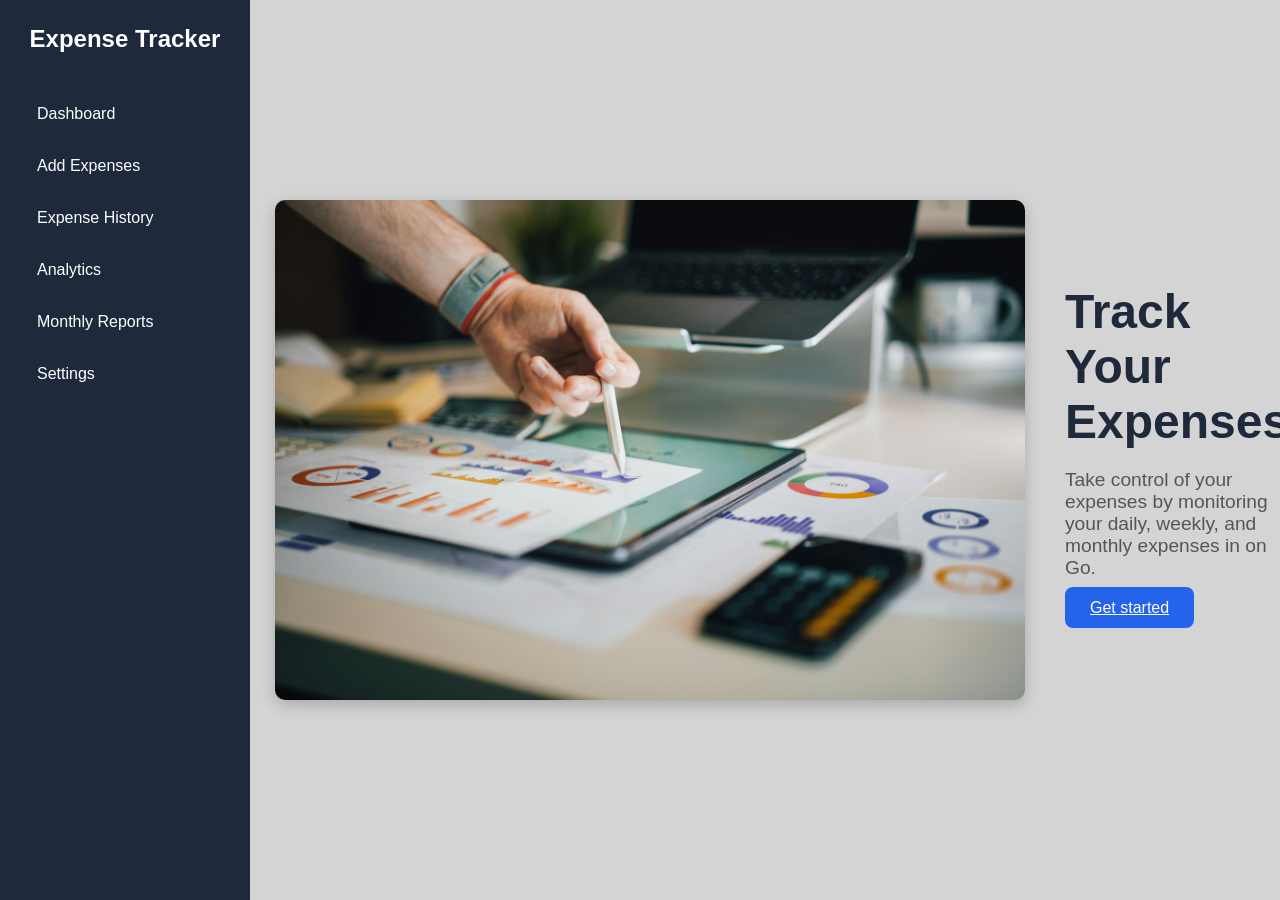
<file: html/index.html>
<!doctype html>
<html lang="en">
  <head>
    <meta charset="UTF-8" />
    <meta name="viewport" content="width=device-width, initial-scale=1.0" />
    <meta name="description" content="Beautiful people" />
    <title>Expense Tracker</title>
    <link rel="stylesheet" href="../css/front.css" />
  </head>
  <body>
    <div class="container">
      <div id="sidebar-container"></div>
      <!--Main Content-->
      <div class="main-content landing-page">
        <div class="show-section">
          <img src="../images/image1.jpg" alt="Expense Tracking Image" />

          <div class="text-display">
            <h1>Track Your Expenses</h1>

            <p>
              Take control of your expenses by monitoring your daily, weekly,
              and monthly expenses in on Go.
            </p>
            <a href="/html/Add-expense.html" class="btn"> Get started </a>
          </div>
        </div>
      </div>
    </div>
    <script src="../js/sidebar.js"></script>
  </body>
</html>
</file>
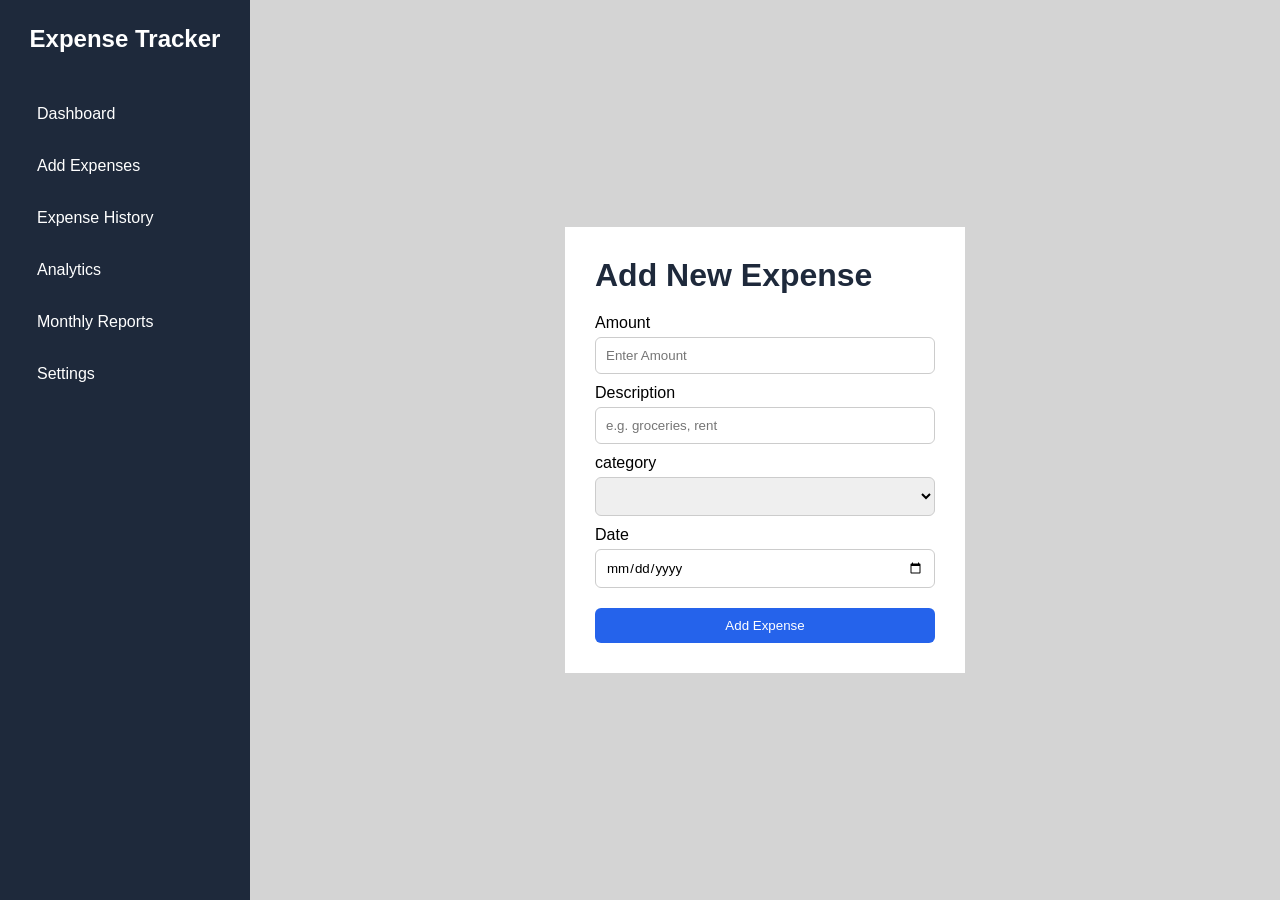
<file: html/add-expense.html>
<!doctype html>
<html lang="en">
  <head>
    <meta charset="UTF-8" />
    <meta name="viewport" content="width=device-width, initial-scale=1.0" />
    <title>Add Expenses</title>
    <link rel="stylesheet" href="../css/front.css" />
    <link rel="stylesheet" href="../css/addex.css" />
  </head>
  <body>
    <div class="container">
      <!-- <Sidebar-->
      <div id="sidebar-container"></div>

      <!--main content-->
      <div class="main-content add-expense">
        <div class="form-box">
          <h1>Add New Expense</h1>

          <form id="expense-form">
            <label for="amount">Amount</label>
            <input
              type="number"
              id="amount"
              placeholder="Enter Amount"
              required
            />

            <label for="description">Description</label>
            <input
              type="text"
              id="description"
              placeholder="e.g. groceries, rent"
              required
            />

            <label for="category">category</label>
            <select id="category" name="category" required>
              <option value=""></option>
              <option value="food">Food</option>
              <option value="transport">Transport</option>
              <option value="rent">Rent</option>
              <option value="utilities">Utilities</option>
              <option value="entertainment">Entertainment</option>
              <option value="shopping">Shopping</option>
              <option value="others">Others</option>
            </select>

            <label for="date">Date</label>
            <input type="date" id="date" name="date" required />

            <!--Button-->
            <button type="submit">Add Expense</button>
          </form>
        </div>
      </div>
    </div>
    <script src="../js/sidebar.js"></script>
    <script src="../js/add-expense.js"></script>
  </body>
</html>
</file>
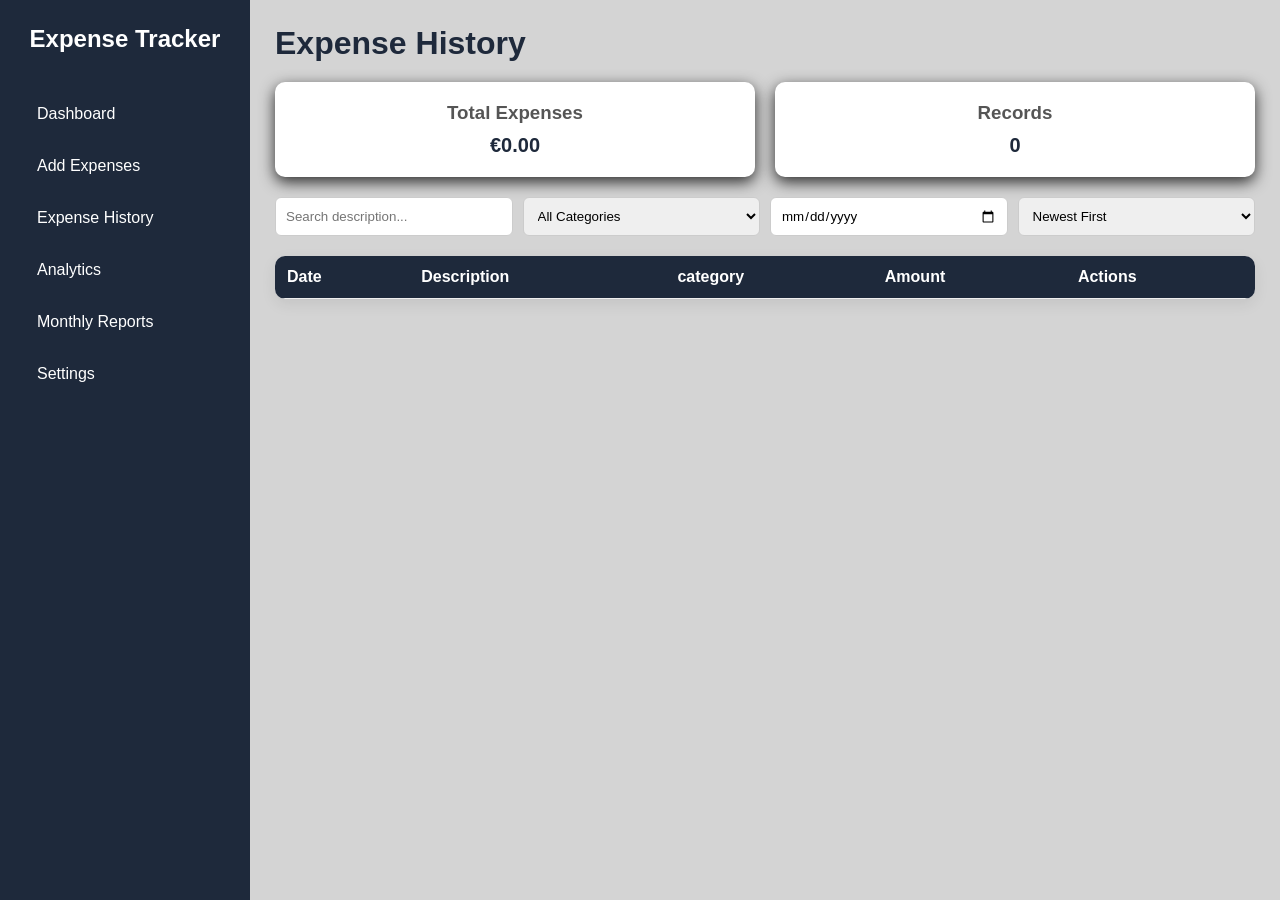
<file: html/expensehistory.html>
<!doctype html>
<html lang="en">
  <head>
    <meta charset="UTF-8" />
    <meta name="viewport" content="width=device-width, initial-scale=1.0" />
    <title>Expense History</title>
    <link rel="stylesheet" href="../css/front.css" />
    <link rel="stylesheet" href="../css/exphist.css" />
  </head>
  <body>
    <div class="container">
      <!--sidebar-->
      <div id="sidebar-container"></div>

      <!--main content-->
      <div class="main-content">
        <div class="history-container">
          <h1>Expense History</h1>

          <!--summary-->
          <div class="summary">
            <div class="summary-card">
              <h3>Total Expenses</h3>
              <p id="total-expenses">2,450.00</p>
            </div>

            <div class="summary-card">
              <h3>Records</h3>
              <p id="total-records">35</p>
            </div>
          </div>

          <!--Search & Filter-->
          <div class="filter-sec">
            <input
              type="text"
              id="search"
              placeholder="Search description..."
            />
            <select name="Search-filter" id="category-filter">
              <option value="">All Categories</option>
              <option value="food">Food</option>
              <option value="transport">Transport</option>
              <option value="rent">Rent</option>
              <option value="utilities">Utilities</option>
              <option value="entertainment">Entertainment</option>
              <option value="shopping">Shopping</option>
              <option value="others">Others</option>
            </select>

            <input type="date" id="date-filter" />
            <select id="sort">
              <option value="newest">Newest First</option>
              <option value="oldest">Oldest First</option>
              <option value="highest">Highest Amount</option>
              <option value="lowest">Lowest Amount</option>
            </select>
          </div>

          <!--Expense Table-->
          <table class="expense-table">
            <thead>
              <tr>
                <th>Date</th>
                <th>Description</th>
                <th>category</th>
                <th>Amount</th>
                <th>Actions</th>
              </tr>
            </thead>

            <tbody id="expense-list">
              <tr>
                <td>2020-06-25</td>
                <td>Groceries</td>
                <td>Food</td>
                <td>45.20</td>

                <td>
                  <button class="edit-btn">Edit</button>
                  <button class="delete-btn">Delete</button>
                </td>
              </tr>

              <tr>
                <td>2020-06-25</td>
                <td>Groceries</td>
                <td>Food</td>
                <td>45.20</td>

                <td>
                  <button class="edit-btn">Edit</button>
                  <button class="delete-btn">Delete</button>
                </td>
              </tr>
            </tbody>
          </table>
          <div id="edit-modal" class="modal">
            <div class="modal-content">
              <h2>Edit Expense</h2>
              <input type="hidden" id="edit-id" />
              <div>
                <label for="edit-amount">Amount</label>
                <input type="number" id="edit-amount" />
              </div>
              <div>
                <label for="edit-description">Description</label>
                <input type="text" id="edit-description" />
              </div>

              <label for="edit-category">Category</label>
              <select id="edit-category">
                <option value="food">Food</option>
                <option value="transport">Transport</option>
                <option value="rent">Rent</option>
                <option value="utilities">Utilities</option>
                <option value="entertainment">Entertainment</option>
                <option value="shopping">Shopping</option>
                <option value="others">Others</option>
              </select>

              <label for="edit-date">Date</label>
              <input type="date" id="edit-date" />

              <div class="modal-buttons">
                <button id="save-edit-btn">Save</button>
              </div>

              <div class="modal-buttons">
                <button id="close-modal-btn">Cancel</button>
              </div>
            </div>
          </div>
        </div>
      </div>
    </div>
    <script src="../js/expensehist.js"></script>
    <script src="../js/sidebar.js"></script>
  </body>
</html>
</file>
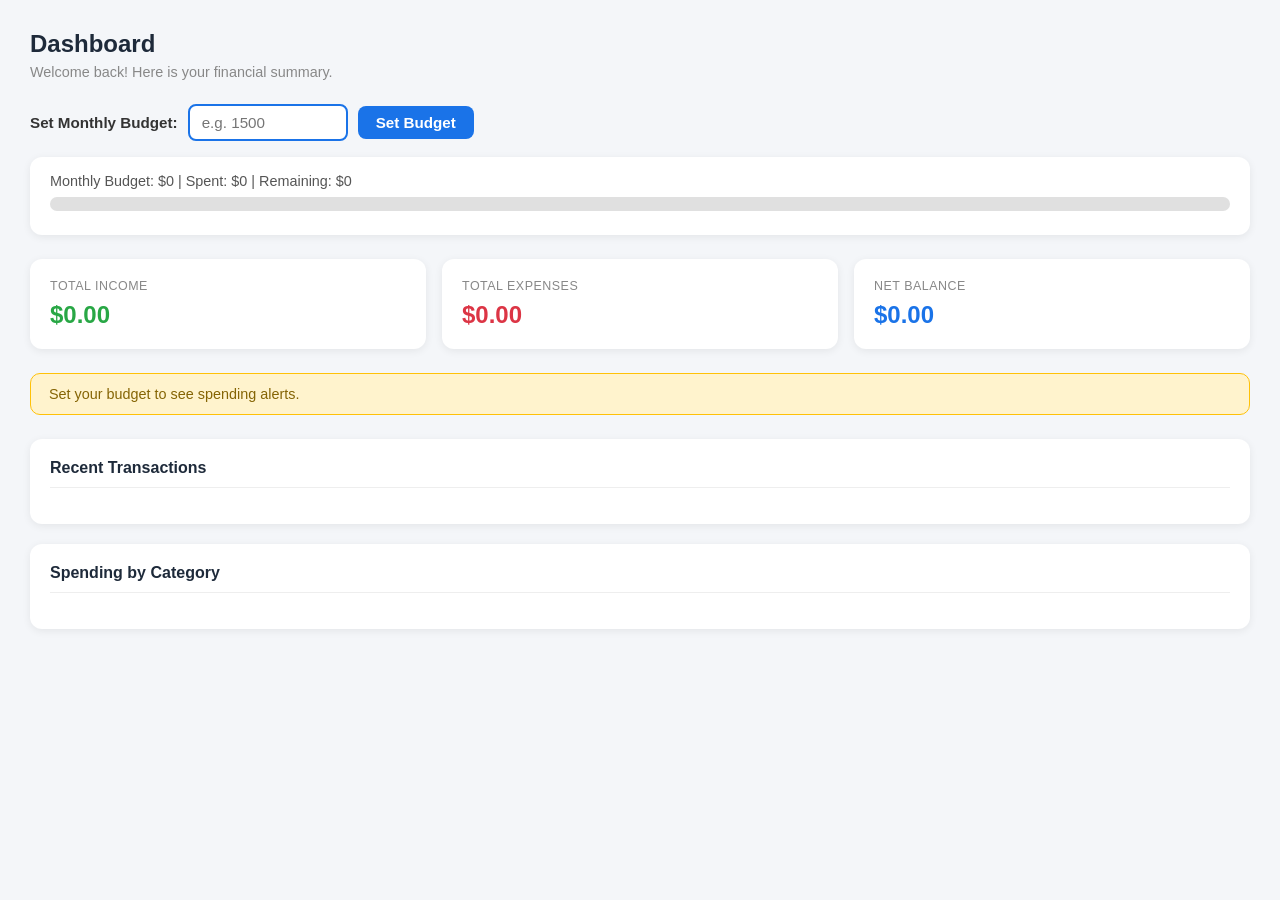
<file: html/full-dashboard.html>
<!doctype html>
<html lang="en">
  <head>
    <meta charset="UTF-8" />
    <meta name="viewport" content="width=device-width, initial-scale=1.0" />
    <title>Add Expenses</title>
    <link rel="stylesheet" href="../css/front.css" />
    <link rel="stylesheet" href="../css/dashboard.css" />
  </head>
  <body>
    <div id="mainContent">
      <h1>Dashboard</h1>
      <p>Welcome back! Here is your financial summary.</p>

      <!-- BUDGET SETTING -->
      <div id="budgetSection">
        <label for="budgetInput">Set Monthly Budget:</label>
        <input type="number" id="budgetInput" placeholder="e.g. 1500" />
        <button id="setBudgetBtn">Set Budget</button>
      </div>

      <!-- BUDGET PROGRESS -->
      <div id="budgetProgressSection">
        <p id="budgetLabel">Monthly Budget: $0 | Spent: $0 | Remaining: $0</p>
        <div id="budgetBar">
          <div id="budgetBarFill"></div>
        </div>
        <p id="budgetWarningMessage"></p>
      </div>

      <!-- SUMMARY CARDS -->
      <div id="summaryCards">
        <div id="cardIncome">
          <p>Total Income</p>
          <h2 id="totalIncome">$0.00</h2>
        </div>

        <div id="cardExpenses">
          <p>Total Expenses</p>
          <h2 id="totalExpenses">$0.00</h2>
        </div>

        <div id="cardBalance">
          <p>Net Balance</p>
          <h2 id="netBalance">$0.00</h2>
        </div>
      </div>

      <!-- BUDGET WARNING BANNER -->
      <div id="budgetWarningBanner">
        <p id="warningText">Set your budget to see spending alerts.</p>
      </div>

      <!-- RECENT TRANSACTIONS -->
      <div id="recentTransactions">
        <h3>Recent Transactions</h3>
        <div id="transactionsList">
          <!-- Transactions will be added here by JavaScript -->
        </div>
      </div>

      <!-- SPENDING BY CATEGORY -->
      <div id="spendingCategories">
        <h3>Spending by Category</h3>
        <div id="categoriesList">
          <!-- Category bars will be added here by JavaScript -->
        </div>
      </div>
    </div>
    <script src="../js/sidebar.js"></script>
    <script src="../js/dashboard.js"></script>
  </body>
</html>
</file>
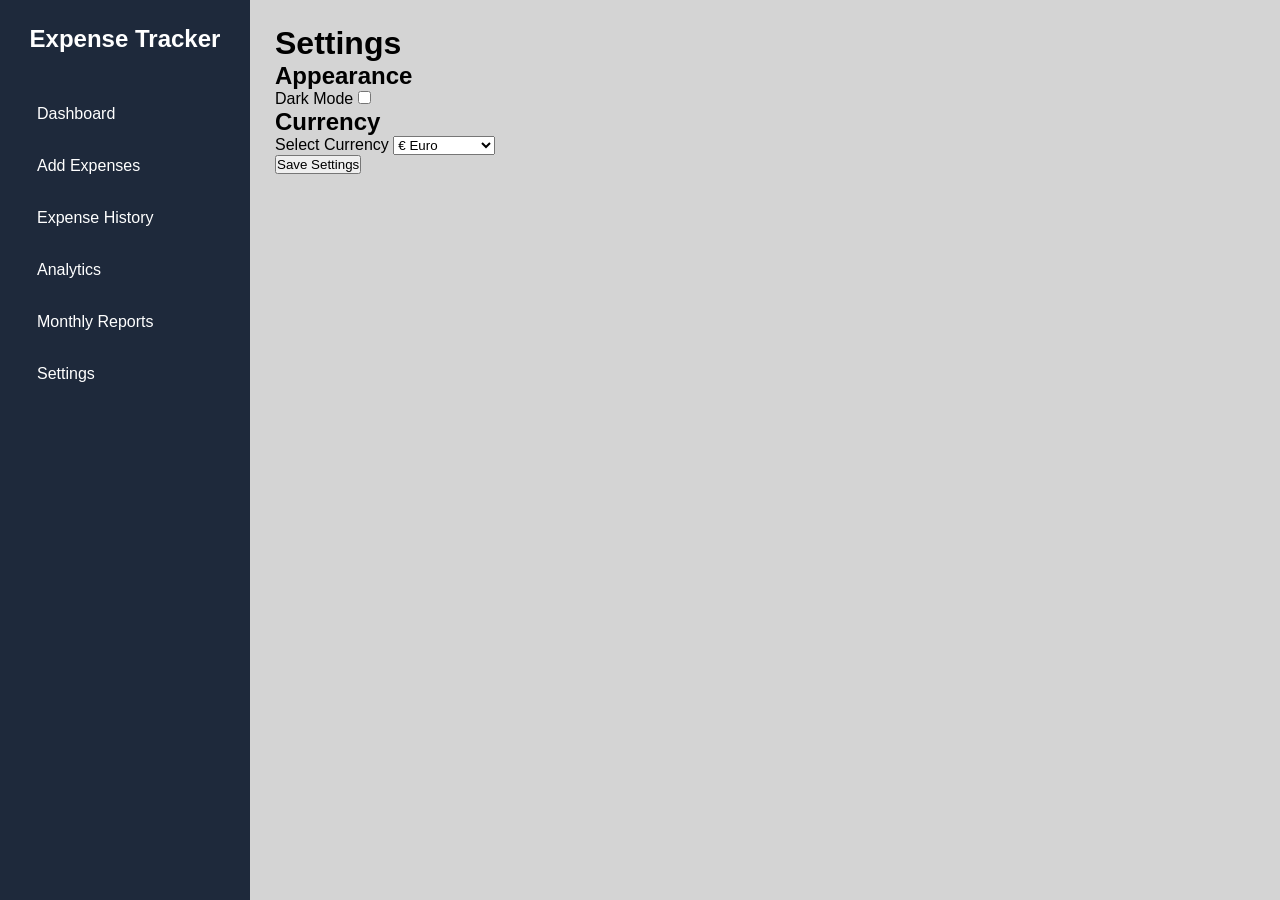
<file: html/settings.html>
<!doctype html>
<html lang="en">
  <head>
    <meta charset="UTF-8" />
    <meta name="viewport" content="width=device-width, initial-scale=1.0" />
    <meta name="description" content="Page description" />
    <title>Document Title</title>
    <link rel="stylesheet" href="../css/front.css" />
  </head>
  <body>
    <div class="container">
      <!--Sidebar-->
      <div id="sidebar-container"></div>

      <!--Main Content-->
      <div class="main-content">
        <div class="settings">
          <h1>Settings</h1>

          <!--Appearance-->

          <div class="settings-card">
            <h2>Appearance</h2>

            <div class="setting-item">
              <label for="theme-toggle">Dark Mode</label>

              <label class="switch">
                <input type="checkbox" id="theme-toggle" />
                <span class="slider"></span>
              </label>
            </div>
          </div>

          <!--Currency-->
          <div class="settings-card">
            <h2>Currency</h2>

            <div class="setting-item">
              <label for="currency">Select Currency</label>

              <select id="currency">
                <option value="Euro">€ Euro</option>
                <option value="Euro">$ US Dollar</option>
                <option value="Euro">British Pound</option>
              </select>
            </div>
          </div>
          <!--Save Button-->
          <button class="save-btn">Save Settings</button>
        </div>
      </div>
    </div>

    <script src="../js/sidebar.js"></script>
  </body>
</html>
</file>
<file: css/front.css>
* {
  margin: 0;
  padding: 0;
  box-sizing: border-box;
  font-family: Arial, Helvetica, sans-serif;
}

body {
  background: #d4d4d4;
}

.container {
  display: flex;
  min-height: 100vh;
}

/*sidebar*/

.sidebar {
  width: 250px;
  background: #1e293b;
  color: white;
  padding: 25px;
  position: sticky;
  top: 0;
  height: 100vh;
}

.sidebar h2 {
  margin-bottom: 40px;
  text-align: center;
}

.sidebar h2 a {
  color: white;
  text-decoration: none;
}

.sidebar h2 a:hover {
  color: #60a5fa;
}

.sidebar ul {
  list-style: none;
}

.sidebar ul li {
  margin: 10px 0;
}

.sidebar ul li a {
  text-decoration: none;
  color: white;
  display: block;
  padding: 12px;
  border-radius: 8px;
  transition: 0.3s;
}

.sidebar ul li a:hover {
  background: #334155;
}

.sidebar-container {
  min-width: 250px;
}

/*Main Content*/

.main-content {
  flex: 1;
  padding: 25px;
}

.landing-page {
  display: flex;
  justify-content: center;
  align-items: center;
}

.show-section {
  display: flex;
  align-items: center;
  gap: 40px;
  max-width: 1000px;
}

.show-section img {
  width: 100%;
  max-width: 750px;
  height: auto;
  border-radius: 10px;
  box-shadow: 0 5px 15px rgba(0, 0, 0, 0.2);
}

.text-display h1 {
  font-size: 3rem;
  margin-bottom: 20px;
  color: #1e293b;
}

.text-display p {
  font-size: 1.2rem;
  margin-bottom: 20px;
  color: #555;
}

.text-display .btn {
  background: #2563eb;
  color: white;
  border: none;
  padding: 12px 25px;
  border-radius: 8px;
  cursor: pointer;
  font-size: 16px;
}

.text-display .btn:hover {
  background: #1d4ed8;
}

@media (max-width: 760px) {
  .container {
    flex-direction: column;
  }

  .sidebar {
    width: 100%;
  }
}
</file>
<file: css/addex.css>
.add-expense {
  display: flex;
  justify-content: center;
  align-items: center;
}

.form-box {
  background: white;
  padding: 30px;
  border-radius: 10;
  width: 400px;
  box-shadow:
    0,
    5px 15px rgba(0, 0, 0, 0.1);
}

.form-box h1 {
  margin-bottom: 20px;
  color: #1e293b;
}

.form-box label {
  display: block;
  margin-top: 10px;
  margin-bottom: 5px;
}

.form-box input,
.form-box select {
  width: 100%;
  padding: 10px;
  border: 1px solid #ccc;
  border-radius: 6px;
}

.form-box button {
  margin-top: 20px;
  width: 100%;
  padding: 10px;
  background: #2563eb;
  color: white;
  border: none;
  border-radius: 6px;
  cursor: pointer;
}

.form-box button:hover {
  background: #1d4ed8;
}
</file>
<file: css/exphist.css>
/*HISTORY WRAPPER*/
.history-container {
  max-width: 1100px;
  margin: auto;
}

.history-container h1 {
  margin-bottom: 20px;
  color: #1e293b;
}

/*Summary Card*/
.summary {
  display: flex;
  gap: 20px;
  margin-bottom: 20px;
}

.summary-card {
  background: white;
  padding: 20px;
  border-radius: 10px;
  flex: 1;
  box-shadow: 0 5px 15px rgba(0, 0, 0, 0.8);
  text-align: center;
}

.summary-card h3 {
  margin-bottom: 10px;
  color: #555;
}
.summary-card p {
  font-size: 20px;
  font-weight: bold;
  color: #1e293b;
}

/*Filter Section*/
.filter-sec {
  display: flex;
  gap: 10px;
  flex-wrap: wrap;
  margin-bottom: 20px;
}

.filter-sec input,
.filter-sec select {
  padding: 10px;
  border: 1px solid #ccc;
  border-radius: 6px;
  flex: 1;
  min-width: 180px;
}

/*Table*/
.expense-table {
  width: 100%;
  border-collapse: collapse;
  background: white;
  border-radius: 10px;
  overflow: hidden;
  box-shadow: 0 5px 15px rgba(0, 0, 0, 0.08);
}

.expense-table th,
.expense-table td {
  padding: 12px;
  text-align: left;
  border-bottom: 1px solid #eee;
}

.expense-table th {
  background: #1e293b;
  color: white;
}

/*Action Button*/
.edit-btn {
  background: #16e89c;
  color: white;
  border: none;
  padding: 6px 10px;
  border-radius: 5px;
  cursor: pointer;
  margin-right: 5px;
}

.delete-btn {
  background: #c84c4c;
  color: white;
  border: none;
  padding: 6px 10px;
  border-radius: 5px;
  cursor: pointer;
}

.modal {
  display: none;
  position: fixed;
  inset: 0;
  background: rgba(0, 0, 0, 0.5);
  justify-content: center;
  align-items: center;
  z-index: 2000;
}

.modal-content {
  background: white;
  width: 400px;
  max-width: 90%;

  padding: 25px;
  border-radius: 10px;
}

.modal-content h2 {
  margin-bottom: 10px;
}

.modal-buttons input,
.modal-content select {
  width: 100%;
  padding: 10px;
  margin-bottom: 10px;
  margin-top: 10px;
}

.modal-buttons {
  display: flex;
  gap: 10px;
  margin-bottom: 10px;
  margin-top: 10px;
}

.modal-buttons button {
  flex: 1;
  padding: 10px;
}

/* Hover Effect*/
.edit-btn:hover {
  background: #32cf95;
}
.delete-btn:hover {
  background: #e02424;
}

@media (max-width: 768) {
  .summary {
    flex-direction: column;
  }
  .filer-sec {
    flex-direction: column;
  }
  .expense-table {
    font-size: 14px;
  }
}
</file>
<file: css/dashboard.css>
* {
  box-sizing: border-box;
  margin: 0;
  padding: 0;
}

body {
  font-family: Arial, sans-serif;
  background-color: #f4f6f9;
  display: flex;
  min-height: 100vh;
}

#mainContent {
  margin-left: 0;
  padding: 30px;
  width: 100%;
}

#mainContent h1 {
  font-size: 1.5rem;
  color: #1e2a3a;
  margin-bottom: 6px;
}

#mainContent > p {
  color: #888;
  font-size: 0.9rem;
  margin-bottom: 24px;
}

#budgetSection {
  display: flex;
  align-items: center;
  gap: 10px;
  margin-bottom: 16px;
}

#budgetSection label {
  font-size: 0.95rem;
  color: #333;
  font-weight: bold;
}

#budgetInput {
  padding: 8px 12px;
  border: 2px solid #1a73e8;
  border-radius: 8px;
  font-size: 0.95rem;
  width: 160px;
  outline: none;
}

#setBudgetBtn {
  padding: 8px 18px;
  background-color: #1a73e8;
  color: white;
  border: none;
  border-radius: 8px;
  font-size: 0.95rem;
  font-weight: bold;
  cursor: pointer;
}

#setBudgetBtn:hover {
  background-color: #1558b0;
}

#budgetProgressSection {
  background: white;
  border-radius: 12px;
  padding: 16px 20px;
  margin-bottom: 24px;
  box-shadow: 0 2px 8px rgba(0, 0, 0, 0.07);
}

#budgetLabel {
  font-size: 0.9rem;
  color: #555;
  margin-bottom: 8px;
}

#budgetBar {
  background-color: #e0e0e0;
  border-radius: 10px;
  height: 14px;
  width: 100%;
  margin-bottom: 8px;
}

#budgetBarFill {
  height: 14px;
  border-radius: 10px;
  width: 0%;
  background-color: #28a745;
  transition:
    width 0.5s ease,
    background-color 0.3s;
}

#budgetWarningMessage {
  font-size: 0.85rem;
  font-weight: bold;
  color: #555;
}

#summaryCards {
  display: grid;
  grid-template-columns: repeat(auto-fit, minmax(180px, 1fr));
  gap: 16px;
  margin-bottom: 24px;
}

#summaryCards > div {
  background: white;
  border-radius: 12px;
  padding: 20px;
  box-shadow: 0 2px 8px rgba(0, 0, 0, 0.07);
}

#summaryCards p {
  font-size: 0.78rem;
  color: #888;
  text-transform: uppercase;
  letter-spacing: 0.5px;
  margin-bottom: 8px;
}

#summaryCards h2 {
  font-size: 1.5rem;
  font-weight: bold;
}

#cardIncome h2 {
  color: #28a745;
}
#cardExpenses h2 {
  color: #dc3545;
}
#cardBalance h2 {
  color: #1a73e8;
}

#budgetWarningBanner {
  background-color: #fff3cd;
  border: 1px solid #ffc107;
  border-radius: 10px;
  padding: 12px 18px;
  color: #856404;
  font-size: 0.9rem;
  margin-bottom: 24px;
}

#recentTransactions,
#spendingCategories {
  background: white;
  border-radius: 12px;
  padding: 20px;
  box-shadow: 0 2px 8px rgba(0, 0, 0, 0.07);
  margin-bottom: 20px;
}

#recentTransactions h3,
#spendingCategories h3 {
  font-size: 1rem;
  color: #1e2a3a;
  margin-bottom: 16px;
  padding-bottom: 10px;
  border-bottom: 1px solid #eee;
}
</file>
